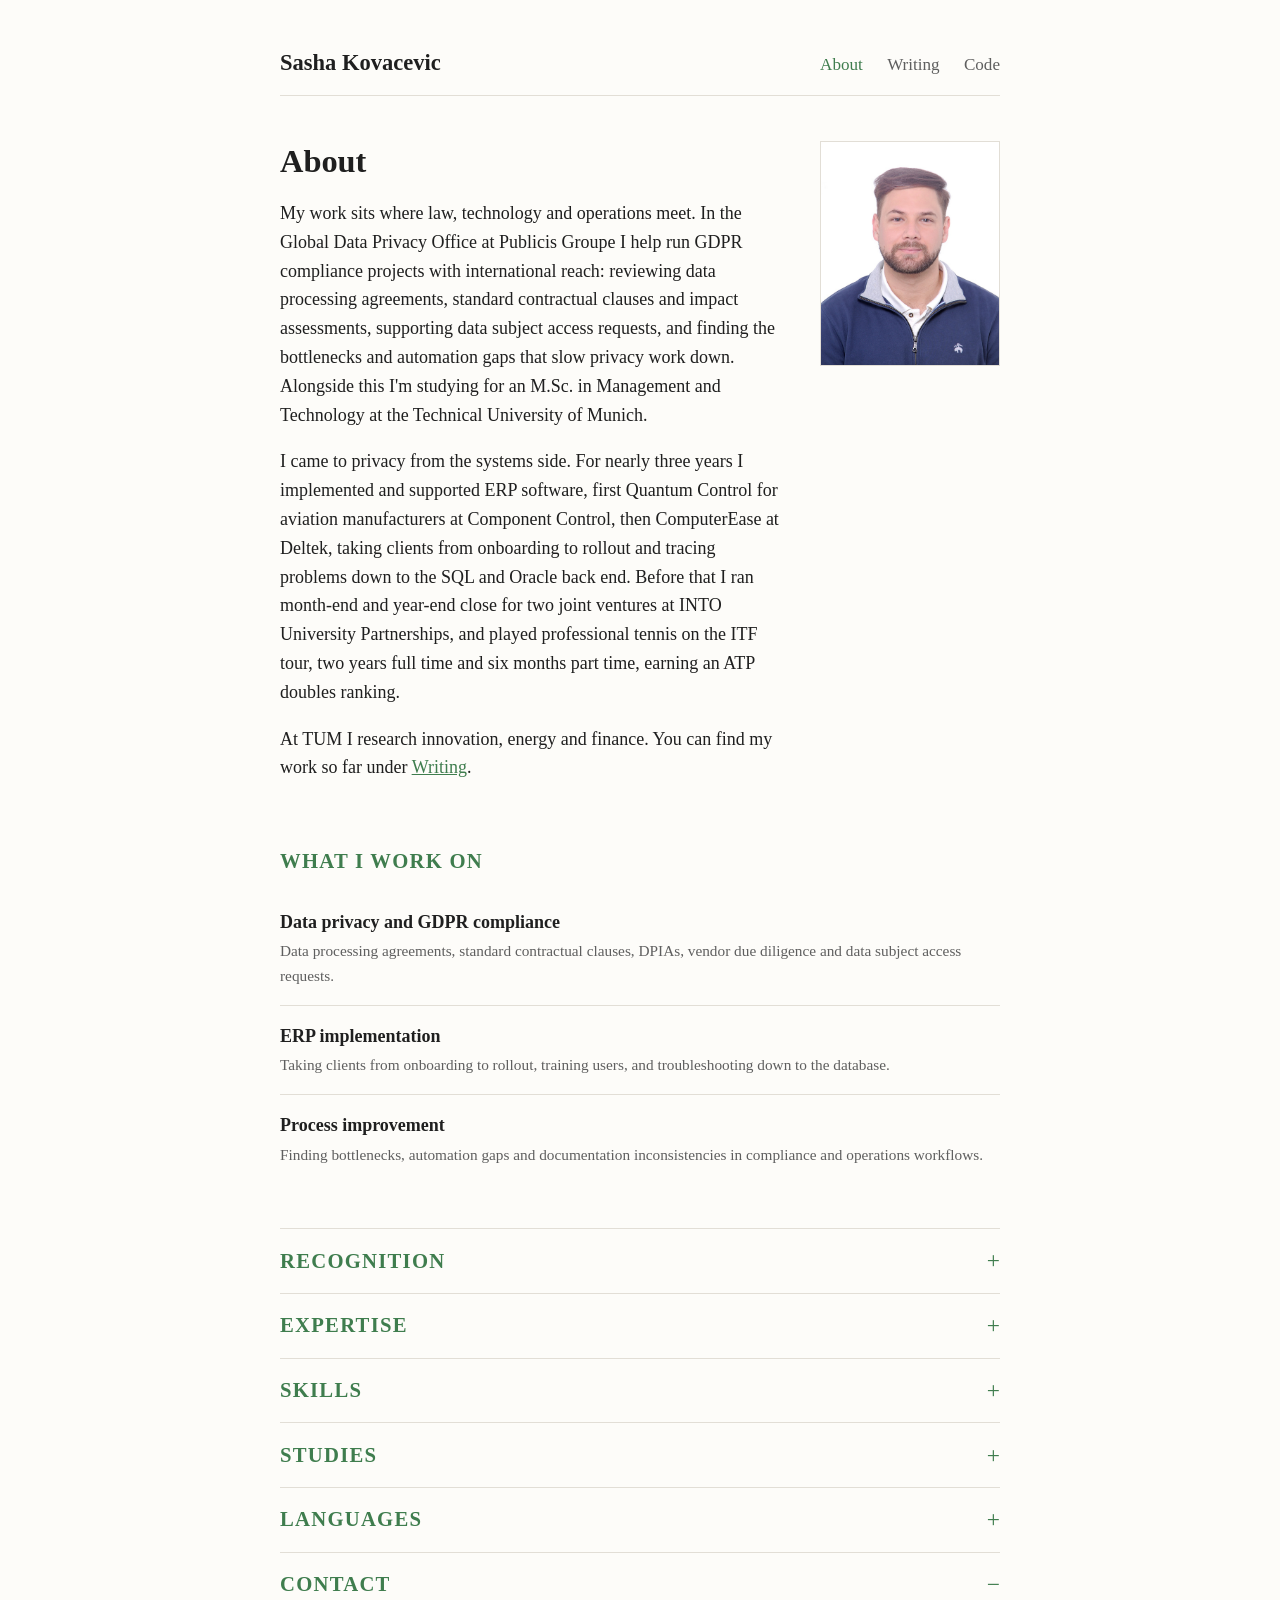
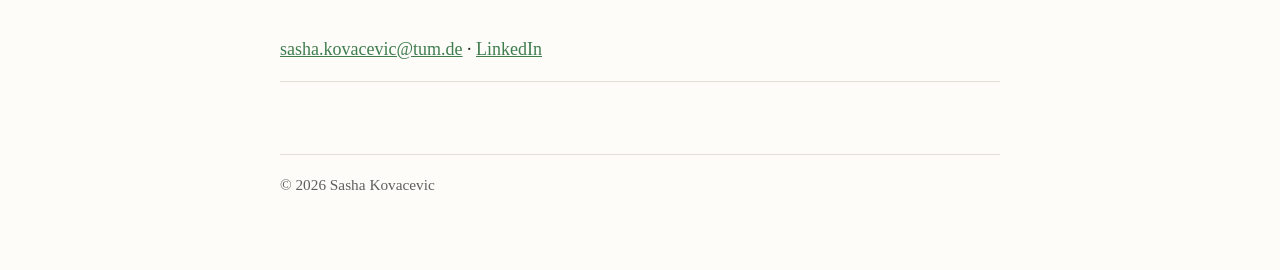
<file: index.html>
<!doctype html>
<html lang="en" data-page="about">
<head>
  <meta charset="utf-8">
  <meta name="viewport" content="width=device-width, initial-scale=1">
  <title>Sasha Kovacevic</title>
  <meta name="description" content="Sasha Kovacevic: data privacy and legal project management at Publicis Groupe, former ERP implementation analyst, M.Sc. Management and Technology student at TUM.">
  <link rel="stylesheet" href="style.css">
  <script src="site-config.js"></script>
</head>
<body>
<div class="wrap">
  <header class="site">
    <a class="name" href="index.html">Sasha Kovacevic</a>
    <nav>
      <a data-page="about" href="index.html" aria-current="page">About</a>
      <a data-page="writing" href="encyclopedia.html">Writing</a>
      <a data-page="code" href="code.html">Code</a>
    </nav>
  </header>

  <main>
    <div class="intro">
      <img class="portrait" src="images/portrait.jpg" alt="Portrait of Sasha Kovacevic">
      <div>
        <h1>About</h1>
        <p>My work sits where law, technology and operations meet. In the Global Data Privacy Office at Publicis Groupe I help run GDPR compliance projects with international reach: reviewing data processing agreements, standard contractual clauses and impact assessments, supporting data subject access requests, and finding the bottlenecks and automation gaps that slow privacy work down. Alongside this I'm studying for an M.Sc. in Management and Technology at the Technical University of Munich.</p>
        <p>I came to privacy from the systems side. For nearly three years I implemented and supported ERP software, first Quantum Control for aviation manufacturers at Component Control, then ComputerEase at Deltek, taking clients from onboarding to rollout and tracing problems down to the SQL and Oracle back end. Before that I ran month-end and year-end close for two joint ventures at INTO University Partnerships, and played professional tennis on the ITF tour, two years full time and six months part time, earning an ATP doubles ranking.</p>
        <p>At TUM I research innovation, energy and finance. You can find my work so far under <a href="encyclopedia.html">Writing</a>.</p>
      </div>
    </div>

    <h2>What I work on</h2>
    <ul class="entries">
      <li>
        <span class="title">Data privacy and GDPR compliance</span>
        <span class="meta">Data processing agreements, standard contractual clauses, DPIAs, vendor due diligence and data subject access requests.</span>
      </li>
      <li>
        <span class="title">ERP implementation</span>
        <span class="meta">Taking clients from onboarding to rollout, training users, and troubleshooting down to the database.</span>
      </li>
      <li>
        <span class="title">Process improvement</span>
        <span class="meta">Finding bottlenecks, automation gaps and documentation inconsistencies in compliance and operations workflows.</span>
      </li>
    </ul>

    <!-- Collapsible sections: add "open" to a <details> tag to show it expanded by default -->
    <div class="folds">
      <details class="fold">
        <summary><h2>Recognition</h2></summary>
        <div class="cv-row">
          <div class="when">2026</div>
          <div><strong>IAPP Event Scholarship</strong><br><span class="muted">Selected by the International Association of Privacy Professionals (IAPP) for a student scholarship to attend the IAPP Europe Congress in Brussels, 18–19 November 2026.</span></div>
        </div>
      </details>

      <details class="fold">
        <summary><h2>Expertise</h2></summary>
        <ul class="plain">
          <li>Full-cycle accounting</li>
          <li>Financial and operational audits: IFRS, US GAAP, SOC 1 &amp; 2</li>
          <li>ERP implementation life cycle</li>
          <li>Project management</li>
          <li>Process development, optimization and streamlining</li>
          <li>Structured troubleshooting and problem solving</li>
        </ul>
      </details>

      <details class="fold">
        <summary><h2>Skills</h2></summary>
        <dl class="pairs">
          <dt>ERP systems</dt><dd>Oracle, Quantum Control, ComputerEase</dd>
          <dt>Accounting systems</dt><dd>SAP, Sage, Salesforce, DATEV</dd>
          <dt>Privacy &amp; compliance</dt><dd>OneTrust</dd>
          <dt>CRM</dt><dd>Zendesk, Salesforce</dd>
          <dt>Collaboration</dt><dd>Jira, Confluence</dd>
          <dt>Data &amp; programming</dt><dd>SQL / SQL*Plus, Oracle, SQL Server, Microsoft Access, Java</dd>
          <dt>Reporting &amp; office</dt><dd>Excel (advanced), PowerPoint (advanced), Power BI, Crystal Reports</dd>
        </dl>
      </details>

      <details class="fold">
        <summary><h2>Studies</h2></summary>
        <div class="cv-row">
          <div class="when">2025 – present</div>
          <div><strong>M.Sc. Management and Technology</strong><br><span class="muted">Technical University of Munich</span></div>
        </div>
        <div class="cv-row">
          <div class="when">2015 – 2020</div>
          <div><strong>B.Sc. Business Management</strong><br><span class="muted">Grand Canyon University</span></div>
        </div>
      </details>

      <details class="fold">
        <summary><h2>Languages</h2></summary>
        <dl class="pairs">
          <dt>English</dt><dd>Native</dd>
          <dt>Serbo-Croatian</dt><dd>Native</dd>
          <dt>German</dt><dd>B1 (intermediate)</dd>
        </dl>
      </details>

      <details class="fold" open>
        <summary><h2>Contact</h2></summary>
        <p>
          <a href="mailto:sasha.kovacevic@tum.de">sasha.kovacevic@tum.de</a> ·
          <a href="https://www.linkedin.com/in/sashakovacevic97" target="_blank" rel="noopener">LinkedIn</a>
        </p>
      </details>
    </div>
  </main>

  <footer class="site">© 2026 Sasha Kovacevic</footer>
</div>
</body>
</html>
</file>
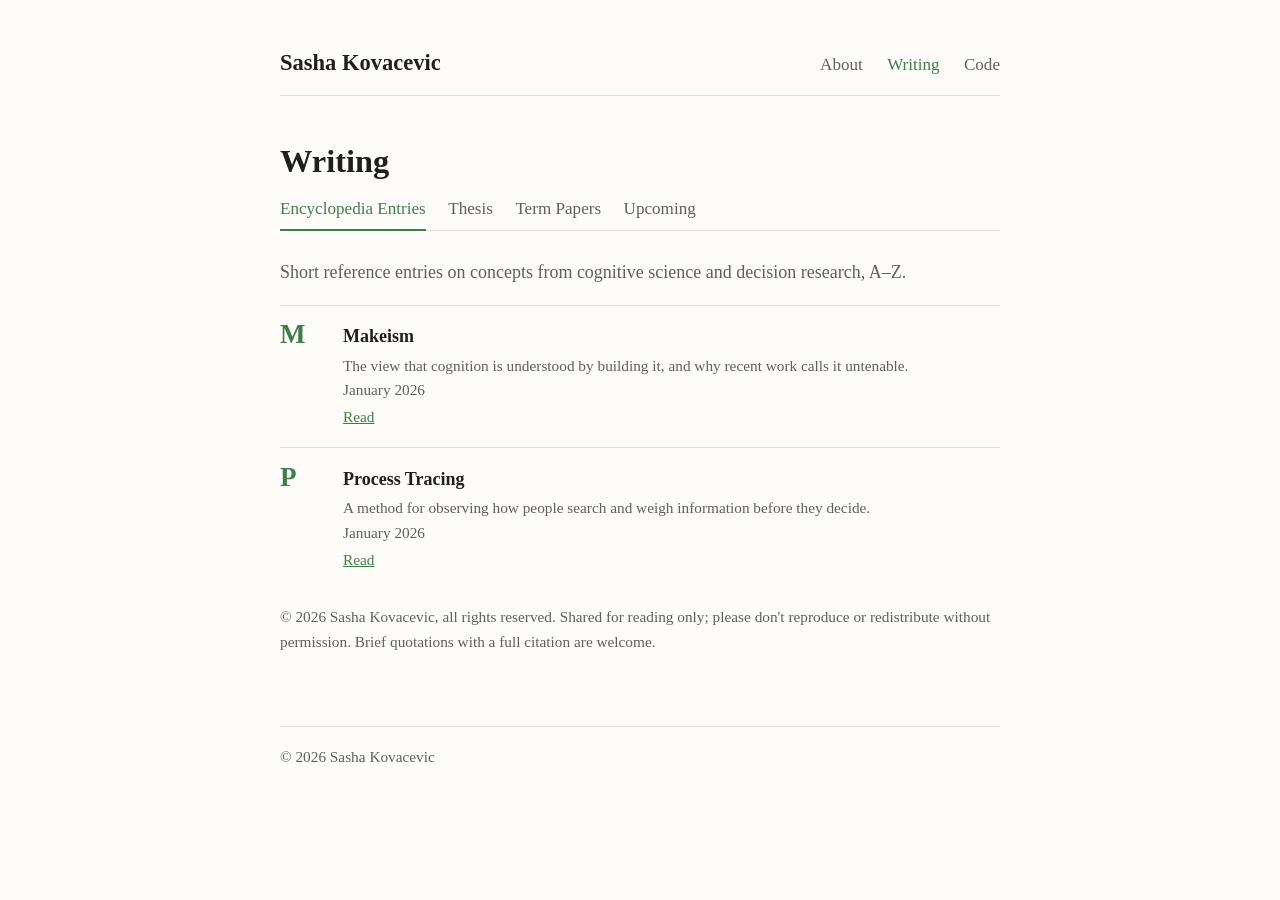
<file: encyclopedia.html>
<!doctype html>
<html lang="en" data-page="writing">
<head>
  <meta charset="utf-8">
  <meta name="viewport" content="width=device-width, initial-scale=1">
  <title>Encyclopedia Entries · Sasha Kovacevic</title>
  <link rel="stylesheet" href="style.css">
  <script src="site-config.js"></script>
</head>
<body>
<div class="wrap">
  <header class="site">
    <a class="name" href="index.html">Sasha Kovacevic</a>
    <nav>
      <a data-page="about" href="index.html">About</a>
      <a data-page="writing" href="encyclopedia.html" aria-current="page">Writing</a>
      <a data-page="code" href="code.html">Code</a>
    </nav>
  </header>

  <main>
    <h1>Writing</h1>
    <nav class="subnav" aria-label="Writing">
      <a href="encyclopedia.html" aria-current="page">Encyclopedia<span class="wide-only"> Entries</span></a>
      <a href="thesis.html">Thesis</a>
      <a href="writing.html"><span class="wide-only">Term </span>Papers</a>
      <a href="upcoming.html">Upcoming</a>
    </nav>
    <p class="muted">Short reference entries on concepts from cognitive science and decision research, A–Z.</p>

    <!-- To add an entry: build the protected PDF into files/, add it to ENTRIES in read.html,
         then add an <li> under its letter (create the letter block if it doesn't exist yet) -->
    <section class="letter" aria-labelledby="letter-m">
      <h3 id="letter-m" class="letter-mark">M</h3>
      <ul class="entries">
        <li>
          <span class="title">Makeism</span>
          <span class="meta">The view that cognition is understood by building it, and why recent work calls it untenable.<br>January 2026</span>
          <span class="links"><a href="read.html#makeism">Read</a></span>
        </li>
      </ul>
    </section>

    <section class="letter" aria-labelledby="letter-p">
      <h3 id="letter-p" class="letter-mark">P</h3>
      <ul class="entries">
        <li>
          <span class="title">Process Tracing</span>
          <span class="meta">A method for observing how people search and weigh information before they decide.<br>January 2026</span>
          <span class="links"><a href="read.html#process-tracing">Read</a></span>
        </li>
      </ul>
    </section>

    <p class="meta">© 2026 Sasha Kovacevic, all rights reserved. Shared for reading only; please don't reproduce or redistribute without permission. Brief quotations with a full citation are welcome.</p>
  </main>

  <footer class="site">© 2026 Sasha Kovacevic</footer>
</div>
</body>
</html>
</file>
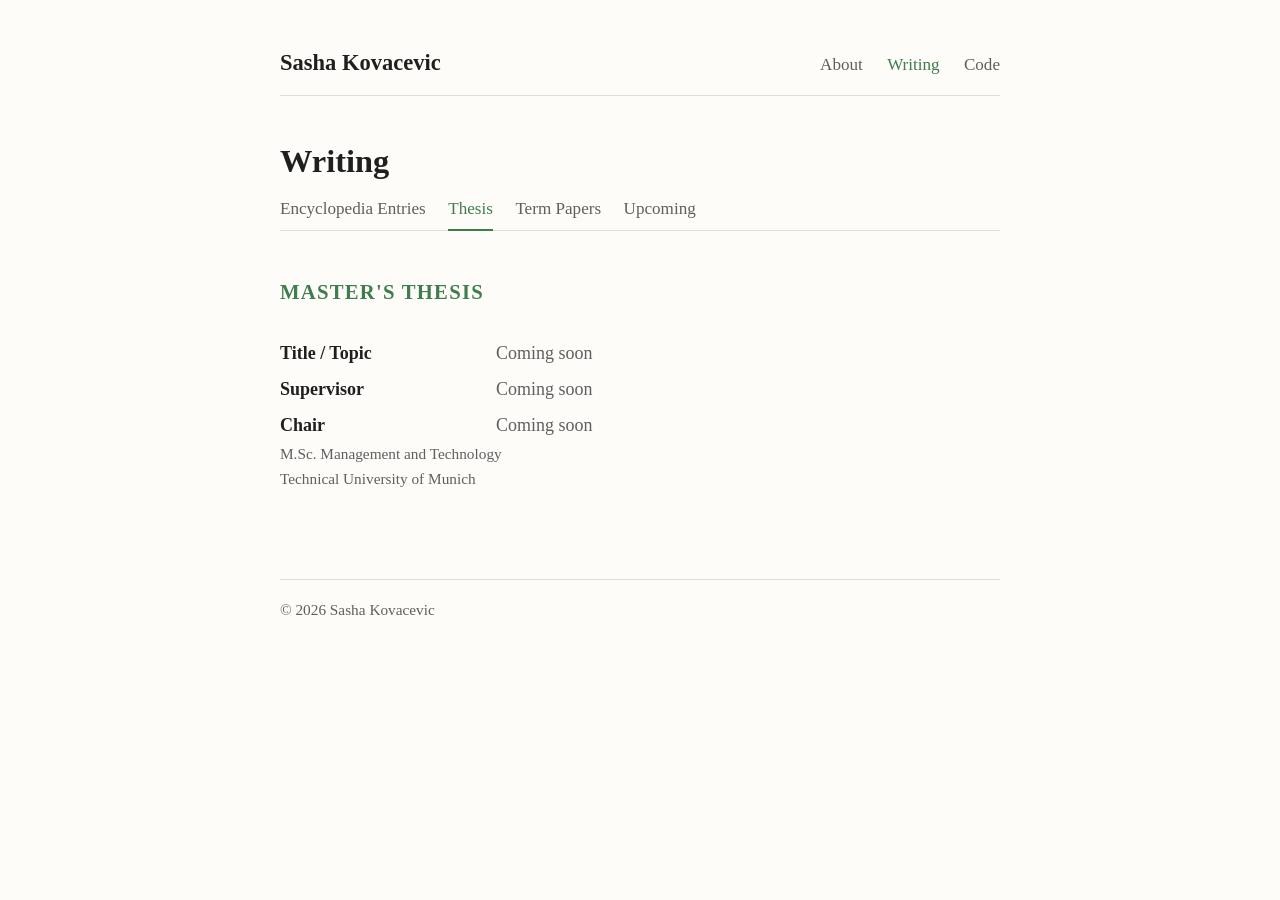
<file: thesis.html>
<!doctype html>
<html lang="en" data-page="writing">
<head>
  <meta charset="utf-8">
  <meta name="viewport" content="width=device-width, initial-scale=1">
  <title>Thesis · Sasha Kovacevic</title>
  <link rel="stylesheet" href="style.css">
  <script src="site-config.js"></script>
</head>
<body>
<div class="wrap">
  <header class="site">
    <a class="name" href="index.html">Sasha Kovacevic</a>
    <nav>
      <a data-page="about" href="index.html">About</a>
      <a data-page="writing" href="encyclopedia.html" aria-current="page">Writing</a>
      <a data-page="code" href="code.html">Code</a>
    </nav>
  </header>

  <main>
    <h1>Writing</h1>

    <nav class="subnav" aria-label="Writing">
      <a href="encyclopedia.html">Encyclopedia<span class="wide-only"> Entries</span></a>
      <a href="thesis.html" aria-current="page">Thesis</a>
      <a href="writing.html"><span class="wide-only">Term </span>Papers</a>
      <a href="upcoming.html">Upcoming</a>
    </nav>

    <!-- One <h2> section per degree. Later: add an <h2>PhD Dissertation</h2> section below the master's one.
         When a thesis is finished: protect the PDF into files/, add it to PAPERS in read.html,
         and give its <li> a <span class="links"><a href="read.html#slug">Read</a></span> -->
    <h2>Master's Thesis</h2>
    <ul class="entries">
      <li>
        <dl class="pairs">
          <dt>Title / Topic</dt><dd>Coming soon</dd>
          <dt>Supervisor</dt><dd>Coming soon</dd>
          <dt>Chair</dt><dd>Coming soon</dd>
        </dl>
        <span class="meta">M.Sc. Management and Technology<br>Technical University of Munich</span>
      </li>
    </ul>
  </main>

  <footer class="site">© 2026 Sasha Kovacevic</footer>
</div>
</body>
</html>
</file>
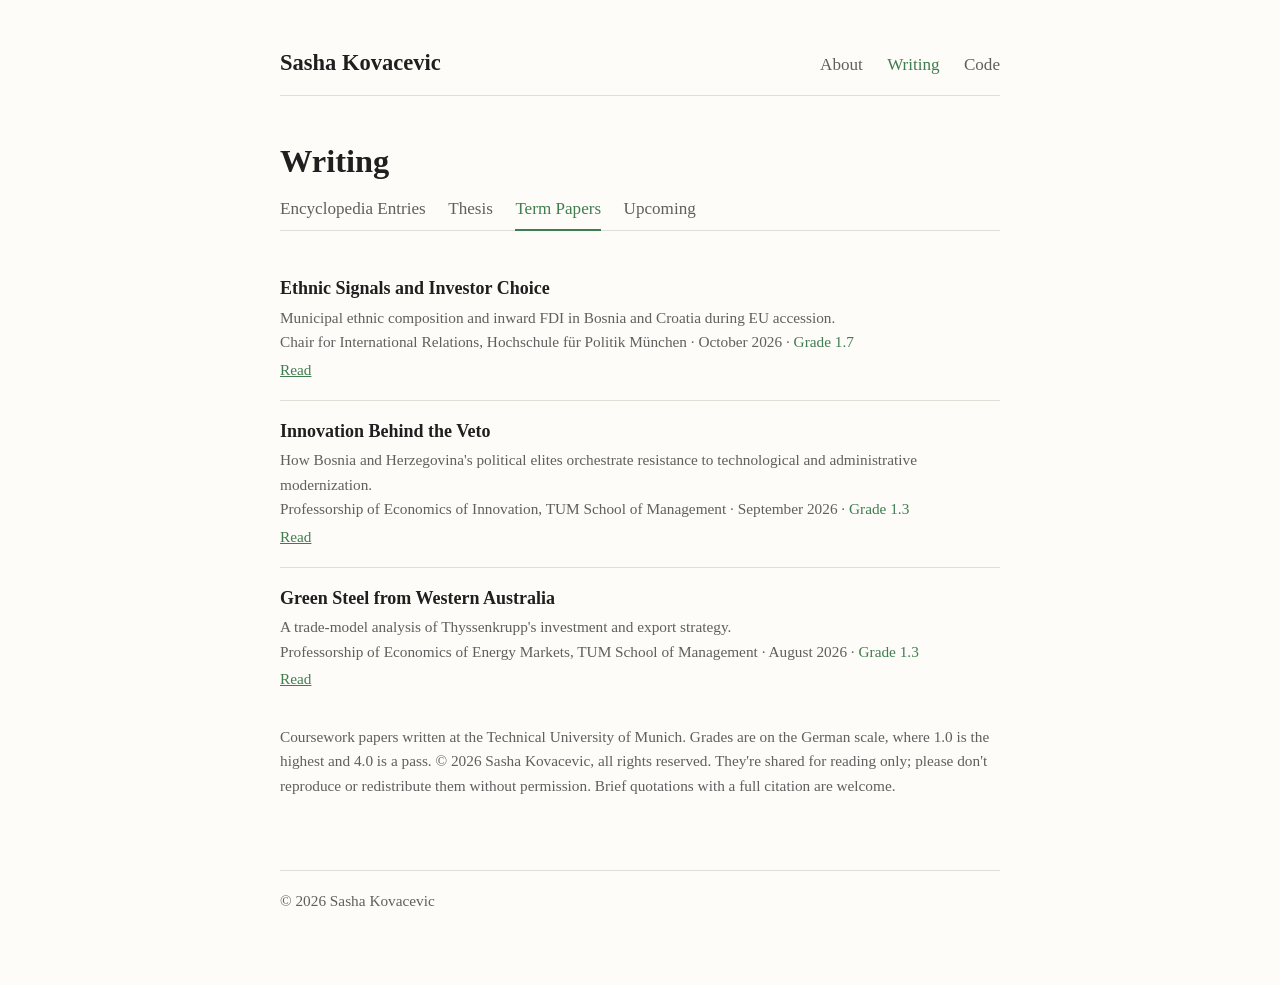
<file: writing.html>
<!doctype html>
<html lang="en" data-page="writing">
<head>
  <meta charset="utf-8">
  <meta name="viewport" content="width=device-width, initial-scale=1">
  <title>Writing · Sasha Kovacevic</title>
  <link rel="stylesheet" href="style.css">
  <script src="site-config.js"></script>
</head>
<body>
<div class="wrap">
  <header class="site">
    <a class="name" href="index.html">Sasha Kovacevic</a>
    <nav>
      <a data-page="about" href="index.html">About</a>
      <a data-page="writing" href="encyclopedia.html" aria-current="page">Writing</a>
      <a data-page="code" href="code.html">Code</a>
    </nav>
  </header>

  <main>
    <h1>Writing</h1>
    <nav class="subnav" aria-label="Writing">
      <a href="encyclopedia.html">Encyclopedia<span class="wide-only"> Entries</span></a>
      <a href="thesis.html">Thesis</a>
      <a href="writing.html" aria-current="page"><span class="wide-only">Term </span>Papers</a>
      <a href="upcoming.html">Upcoming</a>
    </nav>

    <!-- To add a paper: put the PDF in files/, add it to PAPERS in read.html, and add an <li> here -->
    <ul class="entries">
      <li>
        <span class="title">Ethnic Signals and Investor Choice</span>
        <span class="meta">Municipal ethnic composition and inward FDI in Bosnia and Croatia during EU accession.<br>Chair for International Relations, Hochschule für Politik München · October 2026 · <span class="grade" title="German grading scale, 1.0 is the highest grade">Grade 1.7</span></span>
        <span class="links"><a href="read.html#ethnic-signals-and-investor-choice">Read</a></span>
      </li>
      <li>
        <span class="title">Innovation Behind the Veto</span>
        <span class="meta">How Bosnia and Herzegovina's political elites orchestrate resistance to technological and administrative modernization.<br>Professorship of Economics of Innovation, TUM School of Management · September 2026 · <span class="grade" title="German grading scale, 1.0 is the highest grade">Grade 1.3</span></span>
        <span class="links"><a href="read.html#innovation-behind-the-veto">Read</a></span>
      </li>
      <li>
        <span class="title">Green Steel from Western Australia</span>
        <span class="meta">A trade-model analysis of Thyssenkrupp's investment and export strategy.<br>Professorship of Economics of Energy Markets, TUM School of Management · August 2026 · <span class="grade" title="German grading scale, 1.0 is the highest grade">Grade 1.3</span></span>
        <span class="links"><a href="read.html#green-steel-from-western-australia">Read</a></span>
      </li>
    </ul>
    <p class="meta">Coursework papers written at the Technical University of Munich. Grades are on the German scale, where 1.0 is the highest and 4.0 is a pass. © 2026 Sasha Kovacevic, all rights reserved. They're shared for reading only; please don't reproduce or redistribute them without permission. Brief quotations with a full citation are welcome.</p>
  </main>

  <footer class="site">© 2026 Sasha Kovacevic</footer>
</div>
</body>
</html>
</file>
<file: style.css>
:root {
  --bg: #fdfcf9;
  --text: #1f1f1f;
  --muted: #5f5f5f;
  --rule: #e2ded6;
  --accent: #3f7d4e;
  --measure: 42rem;
}

@media (prefers-color-scheme: dark) {
  :root:not([data-theme="light"]) {
    --bg: #161514;
    --text: #e8e6e1;
    --muted: #a3a09a;
    --rule: #34312d;
    --accent: #8cc69a;
    color-scheme: dark;
  }
}
:root[data-theme="dark"] {
  --bg: #161514;
  --text: #e8e6e1;
  --muted: #a3a09a;
  --rule: #34312d;
  --accent: #8cc69a;
  color-scheme: dark;
}

* { box-sizing: border-box; }

html { font-size: 18px; }

body {
  margin: 0;
  background: var(--bg);
  color: var(--text);
  font-family: "Iowan Old Style", "Palatino Linotype", Palatino, Georgia, serif;
  line-height: 1.6;
}

.wrap {
  max-width: var(--measure);
  margin: 0 auto;
  padding: 2.5rem 1rem 4rem;
}

/* Header & navigation */
header.site {
  display: flex;
  flex-wrap: wrap;
  justify-content: space-between;
  align-items: baseline;
  gap: 0.5rem 1.5rem;
  border-bottom: 1px solid var(--rule);
  padding-bottom: 0.75rem;
  margin-bottom: 2.5rem;
}

header.site .name {
  font-size: 1.25rem;
  font-weight: 600;
  color: var(--text);
  text-decoration: none;
}

nav a {
  margin-left: 1.1rem;
  color: var(--muted);
  text-decoration: none;
  font-size: 0.95rem;
}
nav a:first-child { margin-left: 0; }
nav a:hover, nav a[aria-current="page"] { color: var(--accent); }

/* Sub-navigation within a section (e.g. Writing: Published | Upcoming) */
.subnav {
  display: flex;
  flex-wrap: wrap;
  gap: 0 1.25rem;
  margin: -0.25rem 0 1.5rem;
  border-bottom: 1px solid var(--rule);
}
.subnav a {
  margin-left: 0;
  padding-bottom: 0.4rem;
  border-bottom: 2px solid transparent;
  margin-bottom: -1px;
  font-size: 0.95rem;
}
.subnav a[aria-current="page"] { border-bottom-color: var(--accent); }

/* Typography */
h1 { font-size: 1.8rem; line-height: 1.25; margin: 0 0 1rem; font-weight: 600; }
h2 {
  font-size: 1.15rem;
  margin: 2.5rem 0 0.75rem;
  font-weight: 600;
  text-transform: uppercase;
  letter-spacing: 0.06em;
  color: var(--accent);
}
h3 { font-size: 1.05rem; margin: 1.5rem 0 0.25rem; }
a { color: var(--accent); }
.muted { color: var(--muted); }
small, .meta { font-size: 0.85rem; color: var(--muted); }

/* About intro with portrait */
.intro {
  display: grid;
  grid-template-columns: 1fr 10rem;
  gap: 2rem;
  align-items: start;
}
.intro > div { min-width: 0; grid-row: 1; grid-column: 1; }
.portrait {
  grid-row: 1;
  grid-column: 2;
  width: 100%;
  max-width: 100%;
  aspect-ratio: 4 / 5;
  object-fit: cover;
  object-position: center 30%;
  border: 1px solid var(--rule);
}
@media (max-width: 540px) {
  .intro { grid-template-columns: 1fr; gap: 1.25rem; }
  .intro > div, .portrait { grid-column: 1; grid-row: auto; }
  .portrait { width: 9rem; }
}

/* Lists of work */
ul.entries { list-style: none; padding: 0; margin: 0; }
ul.entries li {
  padding: 0.9rem 0;
  border-bottom: 1px solid var(--rule);
}
ul.entries li:last-child { border-bottom: none; }
ul.entries .title { font-weight: 600; }
ul.entries .meta { display: block; margin-top: 0.15rem; }
ul.entries .links a { font-size: 0.85rem; margin-right: 0.75rem; }

.grade { color: var(--accent); font-variant-numeric: tabular-nums; white-space: nowrap; }

/* Alphabetical library: a letter column beside each group of entries */
.letter {
  display: grid;
  grid-template-columns: 2.5rem 1fr;
  gap: 0 1rem;
  border-top: 1px solid var(--rule);
}
.letter > ul { min-width: 0; }
.letter-mark {
  margin: 0.85rem 0 0;
  font-size: 1.5rem;
  line-height: 1;
  color: var(--accent);
}

/* Label / value pairs (languages, skills): values line up in one column */
.pairs {
  display: grid;
  grid-template-columns: 11rem 1fr;
  gap: 0.4rem 1rem;
  margin: 0;
}
.pairs dt { font-weight: 600; }
.pairs dd { margin: 0; color: var(--muted); min-width: 0; }
@media (max-width: 540px) {
  .pairs { grid-template-columns: 1fr; gap: 0; }
  .pairs dd { margin-bottom: 0.6rem; }
}

ul.plain { margin: 0; padding-left: 1.1rem; }
ul.plain li { margin: 0.2rem 0; }

/* Collapsible About sections */
.folds { margin-top: 2.5rem; border-bottom: 1px solid var(--rule); }
.fold { border-top: 1px solid var(--rule); }
.fold > summary {
  display: flex;
  justify-content: space-between;
  align-items: center;
  gap: 1rem;
  padding: 0.85rem 0;
  cursor: pointer;
  list-style: none;
}
.fold > summary::-webkit-details-marker { display: none; }
.fold > summary h2 { margin: 0; }
.fold > summary::after {
  content: "+";
  color: var(--accent);
  font-size: 1.3rem;
  line-height: 1;
}
.fold[open] > summary::after { content: "\2212"; }
.fold > summary:hover h2 { color: var(--text); }
.fold > summary:focus-visible { outline: 2px solid var(--accent); outline-offset: 2px; }
.fold > :not(summary) { margin-bottom: 1rem; }

/* CV rows: date column + description */
.cv-row {
  display: grid;
  grid-template-columns: 7.5rem 1fr;
  gap: 0 1rem;
  padding: 0.5rem 0;
}
.cv-row .when { color: var(--muted); font-size: 0.9rem; }
@media (max-width: 540px) {
  .cv-row { grid-template-columns: 1fr; }
}

/* Paper reader */
.reader { display: flex; flex-direction: column; gap: 1rem; margin: 1.5rem 0; }
.reader canvas {
  display: block;
  width: 100%;
  height: auto;
  background: #fff;
  border: 1px solid var(--rule);
}

/* Article pages */
article p { margin: 0 0 1.1rem; }
article blockquote {
  margin: 1.5rem 0;
  padding-left: 1rem;
  border-left: 3px solid var(--rule);
  color: var(--muted);
}

footer.site {
  margin-top: 4rem;
  padding-top: 1rem;
  border-top: 1px solid var(--rule);
  font-size: 0.85rem;
  color: var(--muted);
}

/* Outlined button (e.g. "Open full screen to zoom" on the reader) */
.button {
  display: inline-block;
  padding: 0.55rem 1.1rem;
  border: 1px solid var(--accent);
  text-decoration: none;
  font-size: 0.95rem;
}
.phone-only { display: none; }

/* Phones: tighter spacing, bigger tap targets, compact tabs (they wrap on very narrow screens) */
@media (max-width: 540px) {
  html { font-size: 17px; }
  .wrap {
    padding-top: 1.25rem;
    padding-bottom: 2.5rem;
    padding-left: max(16px, env(safe-area-inset-left, 0px));
    padding-right: max(16px, env(safe-area-inset-right, 0px));
  }
  header.site { margin-bottom: 1.75rem; padding-bottom: 0.5rem; }
  nav a { display: inline-block; padding: 0.4rem 0; margin-left: 1.4rem; font-size: 1rem; }
  h1 { font-size: 1.6rem; }
  h2 { margin-top: 2rem; }

  .subnav { gap: 0.15rem 0.85rem; }
  .subnav a { white-space: nowrap; padding-top: 0.3rem; font-size: 0.88rem; }

  .portrait { width: 7rem; }
  ul.entries .links a { display: inline-block; padding: 0.4rem 0; font-size: 0.95rem; }
  .fold > summary { padding: 1rem 0; }

  .phone-only { display: block; }
  .wide-only { display: none; }
  footer.site { margin-top: 2.5rem; }
}
</file>
